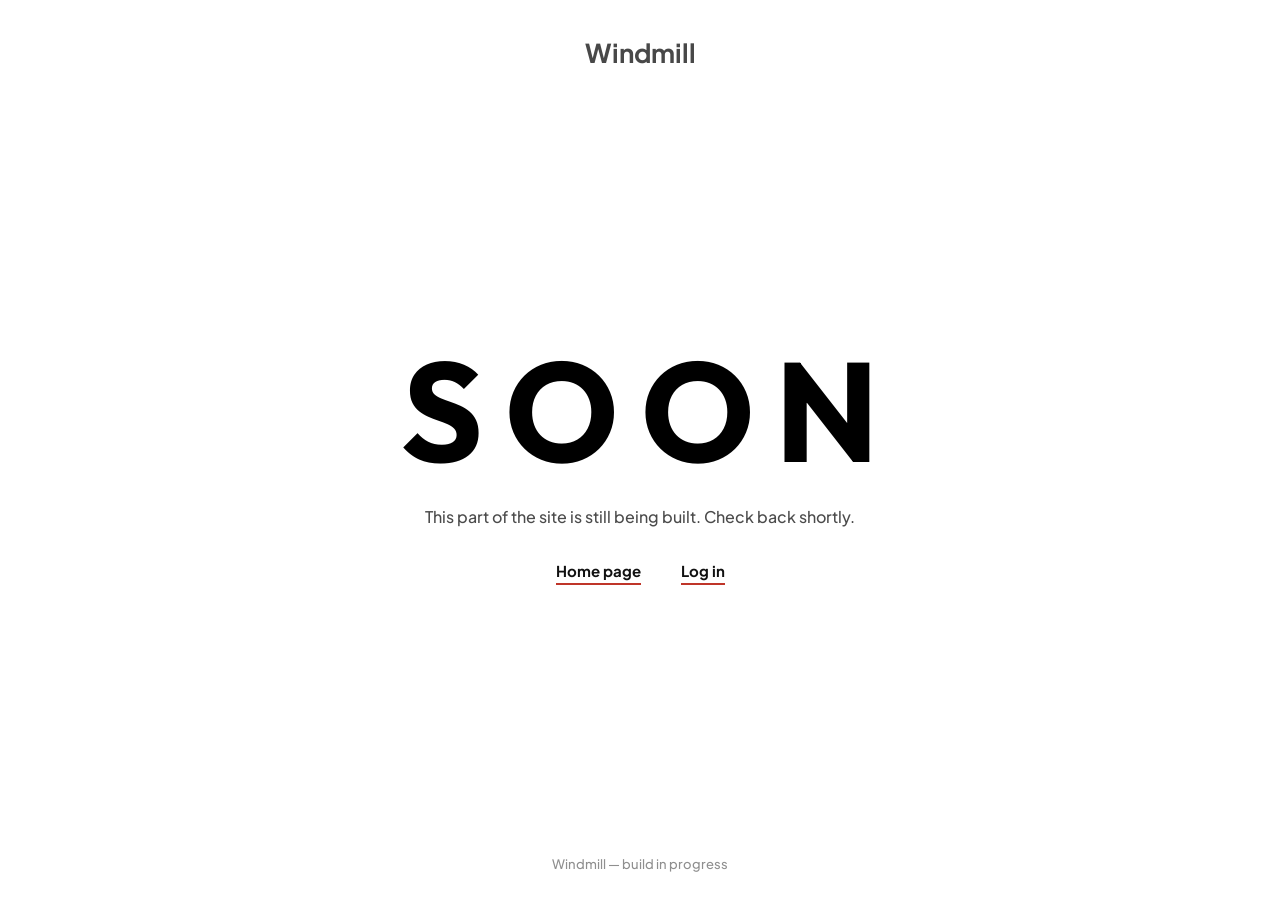
<file: building/index.html>
<!DOCTYPE html>
<html lang="en">
<head>
<meta charset="UTF-8">
<meta name="viewport" content="width=device-width, initial-scale=1.0">
<title>Windmill — Coming Soon</title>
<link rel="preconnect" href="https://fonts.googleapis.com">
<link rel="preconnect" href="https://fonts.gstatic.com" crossorigin>
<link href="https://fonts.googleapis.com/css2?family=Open+Sans:wght@500;800&family=Outfit:wght@700&family=Plus+Jakarta+Sans:wght@500;700&display=swap" rel="stylesheet">
<style>
  * {
    margin: 0;
    padding: 0;
    box-sizing: border-box;
  }

  html, body {
    height: 100%;
  }

  body {
    background: #ffffff;
    color: #111111;
    font-family: "Open Sans", "Helvetica Neue", Arial, sans-serif;
    -webkit-font-smoothing: antialiased;
    display: flex;
    flex-direction: column;
    align-items: center;
  }

  .brand {
    font-family: "Plus Jakarta Sans", "Open Sans", sans-serif;
    font-size: 26px;
    font-weight: 700;
    letter-spacing: 0;
    color: #484848;
    padding-top: 36px;
  }

  main {
    margin: auto 0;
    text-align: center;
    padding: 0 24px;
  }

  h1 {
    font-family: "Outfit", "Open Sans", sans-serif;
    font-size: clamp(48px, 11vw, 150px);
    font-weight: 700;
    letter-spacing: 0.15em;
    text-indent: 0.15em;
    line-height: 1;
    color: #000000;
  }

  .message {
    font-family: "Plus Jakarta Sans", "Open Sans", sans-serif;
    font-size: 16px;
    font-weight: 500;
    color: #4b4b4b;
    margin-top: 26px;
  }

  .links {
    display: flex;
    justify-content: center;
    gap: 40px;
    margin-top: 34px;
  }

  .back {
    display: inline-block;
    font-family: "Plus Jakarta Sans", "Open Sans", sans-serif;
    font-size: 15px;
    font-weight: 700;
    color: #111111;
    text-decoration: none;
    border-bottom: 2px solid #bf3529;
    padding-bottom: 3px;
  }

  footer {
    font-family: "Plus Jakarta Sans", "Open Sans", sans-serif;
    font-size: 13px;
    font-weight: 500;
    color: #8f8f8f;
    padding-bottom: 28px;
  }
</style>
</head>
<body>

<div class="brand">Windmill</div>

<main>
  <h1>SOON</h1>
  <p class="message">This part of the site is still being built. Check back shortly.</p>
  <div class="links">
    <a class="back" href="https://machahary07.github.io/WindMillFurnitures/home/">Home page</a>
    <a class="back" href="https://machahary07.github.io/WindMillFurnitures/log/log-in/">Log in</a>
  </div>
</main>

<footer>Windmill — build in progress</footer>

</body>
</html>
</file>
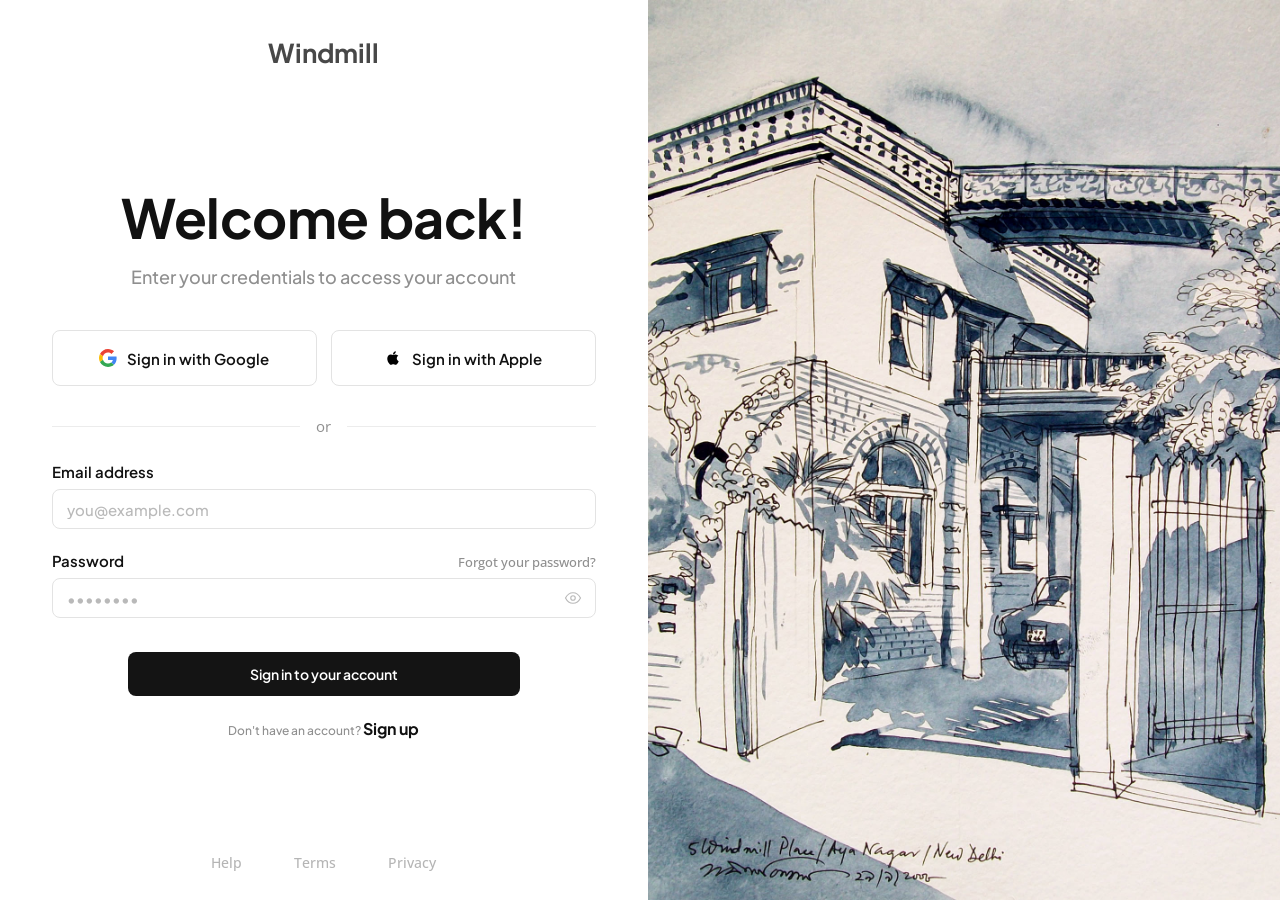
<file: log/log-in/index.html>
<!DOCTYPE html>
<html lang="en">
<head>
<meta charset="UTF-8">
<meta name="viewport" content="width=device-width, initial-scale=1.0">
<title>Windmill — Sign in</title>
<link rel="preconnect" href="https://fonts.googleapis.com">
<link rel="preconnect" href="https://fonts.gstatic.com" crossorigin>
<link href="https://fonts.googleapis.com/css2?family=Open+Sans:wght@400;600;800&family=Plus+Jakarta+Sans:wght@400;500;600;700&display=swap" rel="stylesheet">
<link rel="stylesheet" href="styles.css">
</head>
<body>

<div class="page">

  <!-- Left: form panel -->
  <section class="panel">

    <header class="brand">Windmill</header>

    <main class="form-area">
      <h1>Welcome back!</h1>
      <p class="subtitle">Enter your credentials to access your account</p>

      <div class="oauth-row">
        <button type="button" class="oauth-btn">
          <svg width="18" height="18" viewBox="0 0 48 48" xmlns="http://www.w3.org/2000/svg">
            <path fill="#EA4335" d="M24 9.5c3.54 0 6.71 1.22 9.21 3.6l6.85-6.85C35.9 2.38 30.47 0 24 0 14.62 0 6.51 5.38 2.56 13.22l7.98 6.19C12.43 13.72 17.74 9.5 24 9.5z"/>
            <path fill="#4285F4" d="M46.98 24.55c0-1.57-.15-3.09-.38-4.55H24v9.02h12.94c-.58 2.96-2.26 5.48-4.78 7.18l7.73 6c4.51-4.18 7.09-10.36 7.09-17.65z"/>
            <path fill="#FBBC05" d="M10.53 28.59c-.48-1.45-.76-2.99-.76-4.59s.27-3.14.76-4.59l-7.98-6.19C.92 16.46 0 20.12 0 24c0 3.88.92 7.54 2.56 10.78l7.97-6.19z"/>
            <path fill="#34A853" d="M24 48c6.48 0 11.93-2.13 15.89-5.81l-7.73-6c-2.15 1.45-4.92 2.3-8.16 2.3-6.26 0-11.57-4.22-13.47-9.91l-7.98 6.19C6.51 42.62 14.62 48 24 48z"/>
          </svg>
          <span>Sign in with Google</span>
        </button>

        <button type="button" class="oauth-btn">
          <svg width="18" height="18" viewBox="0 0 24 24" xmlns="http://www.w3.org/2000/svg">
            <path fill="#000000" d="M17.05 20.28c-.98.95-2.05.86-3.08.38-1.09-.5-2.08-.48-3.24 0-1.44.62-2.2.44-3.06-.38C2.79 15.25 3.51 7.59 9.05 7.31c1.35.07 2.29.74 3.08.8 1.18-.24 2.31-.93 3.57-.84 1.51.12 2.65.72 3.4 1.8-3.12 1.87-2.38 5.98.48 7.13-.57 1.5-1.31 2.99-2.54 4.09l.01-.01zM12.03 7.25c-.15-2.23 1.66-4.07 3.74-4.25.29 2.58-2.34 4.5-3.74 4.25z"/>
          </svg>
          <span>Sign in with Apple</span>
        </button>
      </div>

      <div class="divider"><span>or</span></div>

      <form>
        <label for="email">Email address</label>
        <input type="email" id="email" placeholder="you@example.com">

        <div class="label-row">
          <label for="password">Password</label>
          <a href="../../building/" class="forgot">Forgot your password?</a>
        </div>
        <div class="password-wrap">
          <input type="password" id="password" placeholder="••••••••">
          <svg class="eye" width="18" height="18" viewBox="0 0 24 24" fill="none" xmlns="http://www.w3.org/2000/svg">
            <path d="M2 12s3.5-7 10-7 10 7 10 7-3.5 7-10 7-10-7-10-7z" stroke="#b9b9b9" stroke-width="1.5"/>
            <circle cx="12" cy="12" r="3" stroke="#b9b9b9" stroke-width="1.5"/>
          </svg>
        </div>

        <button type="submit" class="submit-btn">Sign in to your account</button>
      </form>

      <p class="signup-line">Don't have an account? <a href="../../building/">Sign up</a></p>
    </main>

    <footer class="panel-footer">
      <a href="../../building/">Help</a>
      <a href="../../building/">Terms</a>
      <a href="../../building/">Privacy</a>
    </footer>

  </section>

  <!-- Right: artwork panel -->
  <section class="art" aria-label="Courtyard architecture photograph"></section>

</div>

</body>
</html>
</file>
<file: log/log-in/styles.css>
/* tokens mirrored from home/styles.css */
:root {
  --ink: #111111;
  --gray-nav: #8f8f8f;
  --gray-body: #4b4b4b;
  --gray-sub: #8f8f8f;
  --gray-label: #111111;
  --gray-faint: #b9b9b9;
  --border: #e3e3e3;
}

* {
  margin: 0;
  padding: 0;
  box-sizing: border-box;
}

html, body {
  height: 100%;
}

body {
  font-family: "Open Sans", "Helvetica Neue", Arial, sans-serif;
  color: var(--ink);
  background: #ffffff;
  -webkit-font-smoothing: antialiased;
}

.page {
  display: flex;
  min-height: 100vh;
}

/* ---------- Left panel ---------- */

.panel {
  width: 50.6%;
  display: flex;
  flex-direction: column;
  align-items: center;
  padding: 36px 48px 28px;
}

.brand {
  font-family: "Plus Jakarta Sans", "Open Sans", sans-serif;
  font-size: 26px;
  font-weight: 700;
  letter-spacing: 0;
  color: #484848;
}

.form-area {
  width: 100%;
  max-width: 544px;
  margin: auto 0; /* vertically centers between brand and footer */
  text-align: center;
}

.form-area h1 {
  font-family: "Plus Jakarta Sans", "Open Sans", sans-serif;
  font-size: 54px;
  font-weight: 700;
  letter-spacing: -0.01em;
  color: var(--ink);
}

.subtitle {
  font-family: "Plus Jakarta Sans", "Open Sans", sans-serif;
  margin-top: 14px;
  font-size: 18px;
  font-weight: 500;
  color: var(--gray-sub);
}

/* ---------- OAuth buttons ---------- */

.oauth-row {
  display: flex;
  gap: 14px;
  margin-top: 42px;
}

.oauth-btn {
  flex: 1;
  display: flex;
  align-items: center;
  justify-content: center;
  gap: 10px;
  height: 56px;
  background: #ffffff;
  border: 1px solid var(--border);
  border-radius: 8px;
  font-family: "Plus Jakarta Sans", "Open Sans", sans-serif;
  font-size: 15px;
  font-weight: 600;
  color: var(--ink);
  cursor: pointer;
}

.oauth-btn svg {
  display: block;
}

/* ---------- Divider ---------- */

.divider {
  display: flex;
  align-items: center;
  gap: 16px;
  margin: 30px 0 26px;
  color: var(--gray-sub);
  font-size: 15px;
}

.divider::before,
.divider::after {
  content: "";
  flex: 1;
  height: 1px;
  background: #ececec;
}

/* ---------- Form ---------- */

form {
  text-align: left;
}

label {
  font-family: "Plus Jakarta Sans", "Open Sans", sans-serif;
  display: block;
  font-size: 15px;
  font-weight: 600;
  color: var(--gray-label);
  margin-bottom: 8px;
}

input {
  width: 100%;
  height: 40px;
  padding: 0 14px;
  border: 1px solid var(--border);
  border-radius: 8px;
  font-family: "Plus Jakarta Sans", "Open Sans", sans-serif;
  font-size: 15px;
  font-weight: 500;
  color: var(--ink);
  outline: none;
}

input::placeholder {
  color: var(--gray-faint);
}

.label-row {
  display: flex;
  align-items: baseline;
  justify-content: space-between;
  margin-top: 22px;
}

.forgot {
  font-size: 13px;
  font-weight: 500;
  color: var(--gray-nav);
  text-decoration: none;
}

.password-wrap {
  position: relative;
}

.password-wrap .eye {
  position: absolute;
  right: 14px;
  top: 50%;
  transform: translateY(-50%);
  pointer-events: none;
}

/* ---------- Submit ---------- */

.submit-btn {
  display: block;
  width: 72%;
  height: 44px;
  margin: 34px auto 0;
  background: #141414;
  color: #ffffff;
  border: none;
  border-radius: 8px;
  font-family: "Plus Jakarta Sans", "Open Sans", sans-serif;
  font-size: 14px;
  font-weight: 600;
  cursor: pointer;
}

.signup-line {
  font-family: "Plus Jakarta Sans", "Open Sans", sans-serif;
  margin-top: 22px;
  font-size: 12px;
  font-weight: 500;
  color: var(--gray-nav);
}

.signup-line a {
  font-family: "Plus Jakarta Sans", "Open Sans", sans-serif;
  font-size: 16px;
  font-weight: 700;
  color: var(--ink);
  text-decoration: none;
}

/* ---------- Footer ---------- */

.panel-footer {
  display: flex;
  gap: 52px;
}

.panel-footer a {
  font-size: 14px;
  font-weight: 500;
  color: #b5b5b5;
  text-decoration: none;
}

/* ---------- Right art panel ---------- */

.art {
  width: 49.4%;
  background: #f2f1ec url("assets/3.jpg") center / cover no-repeat;
}

/* ---------- Responsive ---------- */

@media (max-width: 860px) {
  .art {
    display: none;
  }

  .panel {
    width: 100%;
    padding: 28px 24px 24px;
  }

  .form-area h1 {
    font-size: 38px;
  }

  .oauth-row {
    flex-direction: column;
  }
}
</file>
